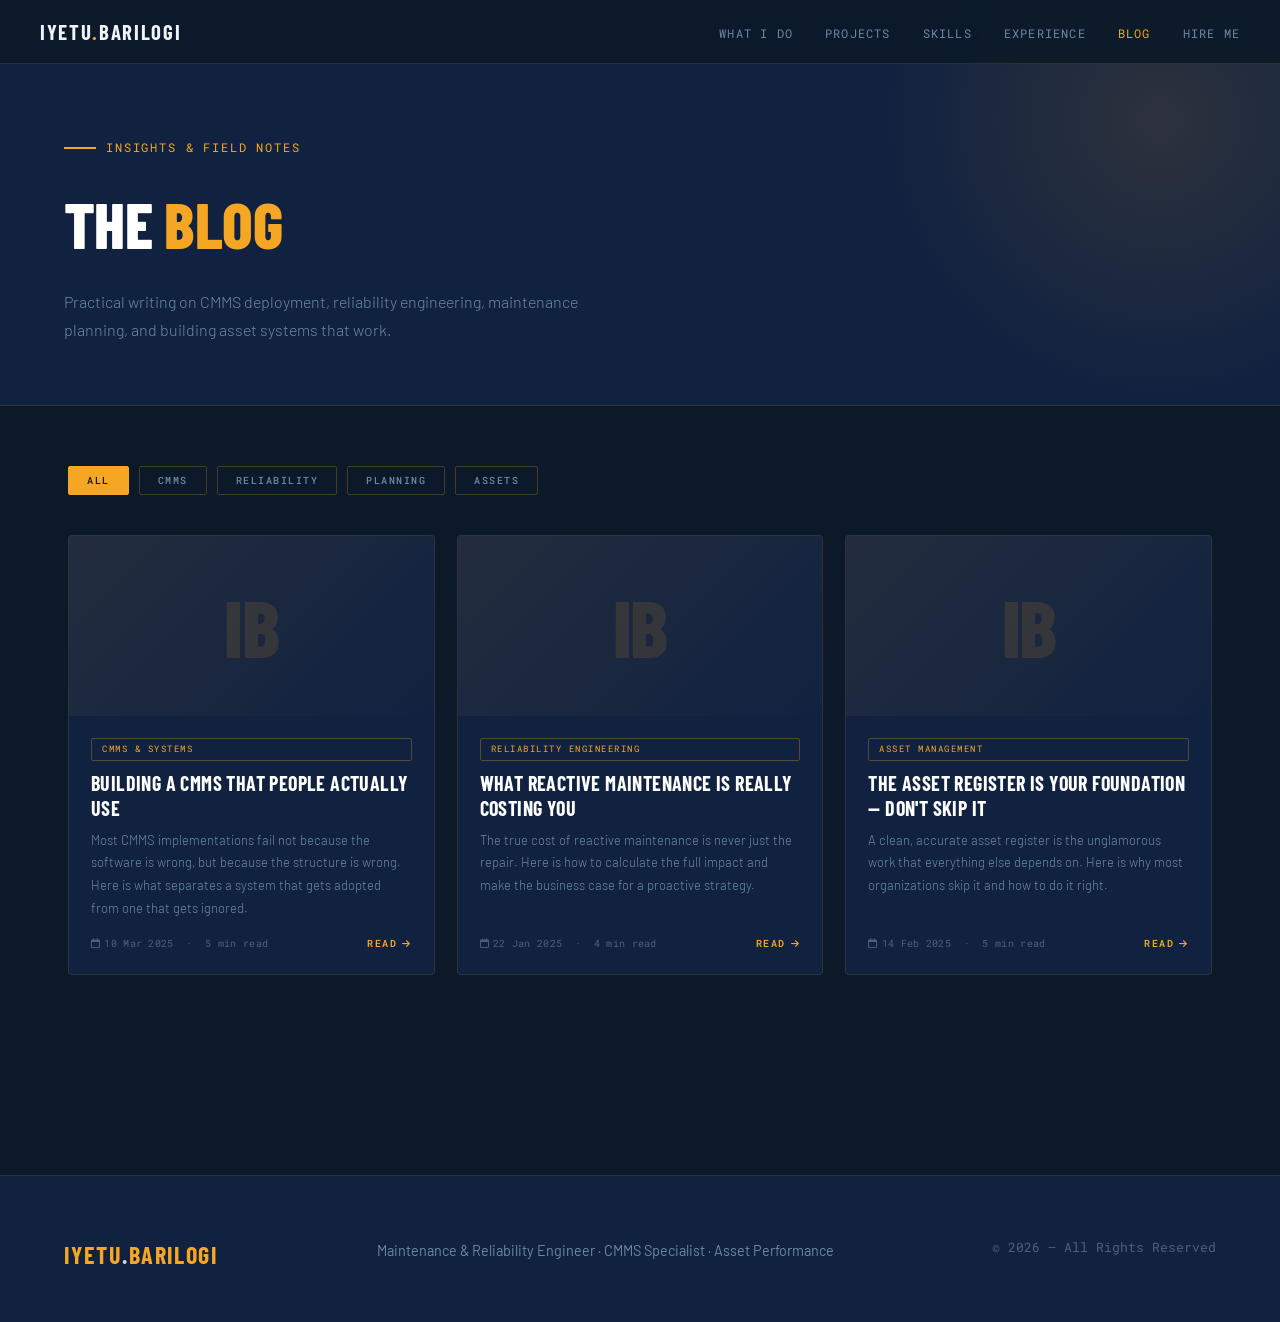
<file: blog.html>
<!DOCTYPE html>
<html lang="en">
<head>
  <meta charset="UTF-8">
  <meta name="viewport" content="width=device-width, initial-scale=1.0">
  <meta name="description" content="Blog — Barilogi Iyetu writes on CMMS, reliability engineering, and industrial maintenance.">
  <title>Blog — BARILOGI IYETU</title>
  <link rel="preconnect" href="https://fonts.googleapis.com">
  <link href="https://fonts.googleapis.com/css2?family=Barlow+Condensed:wght@400;600;700;800&family=Barlow:wght@300;400;500;600&family=Roboto+Mono:wght@400;500&display=swap" rel="stylesheet">
  <link rel="stylesheet" href="https://cdnjs.cloudflare.com/ajax/libs/font-awesome/6.5.0/css/all.min.css">
  <link rel="stylesheet" href="style.css">
  <style>
    .blog-page-header {
      padding: 130px 0 60px;
      background: var(--navy-mid);
      position: relative;
      overflow: hidden;
      border-bottom: 1px solid rgba(245,166,35,0.15);
    }
    .blog-page-header::before {
      content: '';
      position: absolute;
      right: -180px; top: -180px;
      width: 600px; height: 600px;
      border-radius: 50%;
      background: radial-gradient(circle, rgba(245,166,35,0.12) 0%, transparent 65%);
      pointer-events: none;
    }
    .blog-page-header .blog-eyebrow {
      font-family: 'Roboto Mono', monospace;
      font-size: 0.72rem; letter-spacing: 0.16em;
      text-transform: uppercase; color: var(--amber);
      display: inline-flex; align-items: center; gap: 10px;
      margin-bottom: 16px;
    }
    .blog-page-header .blog-eyebrow::before {
      content: ''; width: 32px; height: 2px; background: var(--amber);
    }
    .blog-page-header h1 {
      font-family: 'Barlow Condensed', sans-serif;
      font-size: clamp(2.4rem, 5vw, 4rem);
      font-weight: 800;
      text-transform: uppercase;
      color: var(--pure);
      letter-spacing: -0.01em;
    }
    .blog-page-header h1 span { color: var(--amber); }
    .blog-page-header p {
      color: var(--steel-light);
      max-width: 560px;
      font-size: 1rem;
      margin-top: 12px;
      font-weight: 300;
      line-height: 1.8;
    }

    /* Filter bar */
    .filter-bar {
      display: flex; gap: 10px; flex-wrap: wrap; margin-bottom: 2.5rem;
    }
    .filter-btn {
      padding: 7px 18px;
      border-radius: 2px;
      border: 1px solid rgba(245,166,35,0.25);
      background: transparent;
      font-family: 'Roboto Mono', monospace;
      font-size: 10px;
      font-weight: 500;
      letter-spacing: 1.5px;
      color: var(--steel-light);
      cursor: pointer;
      transition: var(--transition);
      text-transform: uppercase;
    }
    .filter-btn:hover, .filter-btn.active {
      background: var(--amber);
      border-color: var(--amber);
      color: var(--navy);
    }

    /* Posts grid */
    .all-posts-grid {
      display: grid;
      grid-template-columns: repeat(auto-fill, minmax(320px, 1fr));
      gap: 22px;
    }
    .post-list-card {
      background: var(--navy-mid);
      border: 1px solid rgba(245,166,35,0.12);
      border-radius: var(--card-radius);
      overflow: hidden;
      transition: var(--transition);
      display: flex; flex-direction: column;
      text-decoration: none;
    }
    .post-list-card:hover {
      transform: translateY(-4px);
      border-color: var(--amber);
      box-shadow: 0 12px 40px rgba(0,0,0,0.45);
    }
    .post-list-card-img {
      width: 100%; height: 180px;
      background: linear-gradient(135deg, rgba(245,166,35,0.08), rgba(17,34,64,0.9));
      display: flex; align-items: center; justify-content: center;
      overflow: hidden;
      position: relative;
    }
    .post-list-card-img img { width: 100%; height: 100%; object-fit: cover; }
    .post-list-card-img .img-mono {
      font-family: 'Barlow Condensed', sans-serif;
      font-size: 5rem; font-weight: 800;
      color: var(--amber); opacity: 0.12;
      letter-spacing: -0.02em;
      text-transform: uppercase;
    }
    .post-list-body { padding: 22px; flex: 1; display: flex; flex-direction: column; }
    .blog-cat-tag {
      display: inline-block;
      font-family: 'Roboto Mono', monospace;
      font-size: 9px; letter-spacing: 1.5px; text-transform: uppercase;
      color: var(--amber); border: 1px solid rgba(245,166,35,0.3);
      padding: 3px 10px; border-radius: 2px; margin-bottom: 10px;
    }
    .post-list-body h3 {
      font-family: 'Barlow Condensed', sans-serif;
      font-size: 1.25rem; font-weight: 700; line-height: 1.25;
      margin-bottom: 8px; color: var(--pure); text-transform: uppercase;
      letter-spacing: 0.02em;
    }
    .post-list-exc {
      font-size: 13px; color: var(--steel-light);
      line-height: 1.75; flex: 1; margin-bottom: 16px; font-weight: 300;
    }
    .post-list-foot {
      display: flex; align-items: center; justify-content: space-between;
    }
    .post-list-meta {
      font-family: 'Roboto Mono', monospace;
      font-size: 10px; color: var(--steel); letter-spacing: .3px;
    }
    .read-link {
      color: var(--amber); font-size: 10px; font-weight: 600;
      display: flex; align-items: center; gap: 5px;
      font-family: 'Roboto Mono', monospace; letter-spacing: 1.5px;
      text-transform: uppercase;
    }
    .no-posts {
      text-align: center; padding: 4rem 0;
      color: var(--steel); font-size: 1rem;
      grid-column: 1/-1;
    }
    .blog-main { padding: 60px 28px 100px; }
  </style>
</head>
<body>

<nav id="mainNav">
  <div class="nav-inner">
    <a class="nav-logo" href="index.html">IYETU<span>.</span>BARILOGI</a>
    <ul class="nav-links">
      <li><a href="index.html#what-i-do">What I Do</a></li>
      <li><a href="index.html#projects">Projects</a></li>
      <li><a href="index.html#skills">Skills</a></li>
      <li><a href="index.html#experience">Experience</a></li>
      <li><a href="blog.html" style="color:var(--amber)">Blog</a></li>
      <li><a href="index.html#contact">Hire Me</a></li>
    </ul>
    <button class="hamburger" onclick="toggleMenu()" aria-label="Open menu">
      <span></span><span></span><span></span>
    </button>
  </div>
</nav>
<div class="mobile-menu" id="mobileMenu">
  <a href="index.html#what-i-do" onclick="toggleMenu()">What I Do</a>
  <a href="index.html#projects" onclick="toggleMenu()">Projects</a>
  <a href="index.html#skills" onclick="toggleMenu()">Skills</a>
  <a href="index.html#experience" onclick="toggleMenu()">Experience</a>
  <a href="blog.html" onclick="toggleMenu()">Blog</a>
  <a href="index.html#contact" onclick="toggleMenu()">Hire Me</a>
</div>

<header class="blog-page-header">
  <div class="container">
    <div class="blog-eyebrow">Insights &amp; Field Notes</div>
    <h1>The <span>Blog</span></h1>
    <p>Practical writing on CMMS deployment, reliability engineering, maintenance planning, and building asset systems that work.</p>
  </div>
</header>

<main class="container blog-main">
  <div class="filter-bar" id="filter-bar">
    <button class="filter-btn active" data-cat="all" onclick="filterPosts('all',this)">All</button>
    <button class="filter-btn" data-cat="CMMS & Systems" onclick="filterPosts('CMMS & Systems',this)">CMMS</button>
    <button class="filter-btn" data-cat="Reliability Engineering" onclick="filterPosts('Reliability Engineering',this)">Reliability</button>
    <button class="filter-btn" data-cat="Maintenance Planning" onclick="filterPosts('Maintenance Planning',this)">Planning</button>
    <button class="filter-btn" data-cat="Asset Management" onclick="filterPosts('Asset Management',this)">Assets</button>
  </div>

  <div id="posts-grid" class="all-posts-grid">
    <div style="text-align:center;padding:3rem;color:var(--steel);grid-column:1/-1">
      <i class="fas fa-spinner fa-spin" style="font-size:2rem;color:var(--amber)"></i>
    </div>
  </div>
</main>

<footer>
  <div class="footer-inner">
    <div class="footer-name">IYETU<span>.</span>BARILOGI</div>
    <div class="footer-tag">Maintenance &amp; Reliability Engineer · CMMS Specialist · Asset Performance</div>
    <div class="footer-year">© 2026 — All Rights Reserved</div>
  </div>
</footer>

<script>
  function toggleMenu() {
    document.getElementById('mobileMenu').classList.toggle('open');
    document.querySelector('.hamburger').classList.toggle('open');
  }

  let allPosts = [];

  async function loadPosts() {
    try {
      const res = await fetch('posts.json');
      if (!res.ok) throw new Error();
      allPosts = await res.json();
      renderPosts(allPosts);
    } catch {
      document.getElementById('posts-grid').innerHTML = '<p class="no-posts">No posts available yet. Check back soon.</p>';
    }
  }

  function renderPosts(posts) {
    const grid = document.getElementById('posts-grid');
    if (!posts.length) {
      grid.innerHTML = '<p class="no-posts">No posts in this category yet.</p>';
      return;
    }
    grid.innerHTML = posts.map(p => {
      const date = new Date(p.date).toLocaleDateString('en-GB', { day: 'numeric', month: 'short', year: 'numeric' });
      return `<a href="post.html?slug=${p.slug}" class="post-list-card">
        <div class="post-list-card-img">
          ${p.coverImage ? `<img src="${p.coverImage}" alt="${p.title}" />` : `<div class="img-mono">IB</div>`}
        </div>
        <div class="post-list-body">
          <span class="blog-cat-tag">${p.category}</span>
          <h3>${p.title}</h3>
          <p class="post-list-exc">${p.excerpt}</p>
          <div class="post-list-foot">
            <span class="post-list-meta"><i class="far fa-calendar" style="margin-right:4px"></i>${date} &nbsp;·&nbsp; ${p.readTime}</span>
            <span class="read-link">Read <i class="fas fa-arrow-right" style="font-size:9px"></i></span>
          </div>
        </div>
      </a>`;
    }).join('');
  }

  function filterPosts(cat, btn) {
    document.querySelectorAll('.filter-btn').forEach(b => b.classList.remove('active'));
    btn.classList.add('active');
    if (cat === 'all') { renderPosts(allPosts); return; }
    renderPosts(allPosts.filter(p => p.category === cat));
  }

  loadPosts();
</script>
</body>
</html>
</file>
<file: style.css>
/* ===== RESET & BASE ===== */
*, *::before, *::after { box-sizing: border-box; margin: 0; padding: 0; }
html { scroll-behavior: smooth; font-size: 16px; }

/* ===== DESIGN TOKENS ===== */
:root {
  --navy:       #0b1929;
  --navy-mid:   #112240;
  --navy-light: #1a3557;
  --steel:      #4a6080;
  --steel-light:#6b88a8;
  --smoke:      #c8d6e5;
  --white:      #f0f4f8;
  --pure:       #ffffff;
  --amber:      #f5a623;
  --amber-deep: #e08c0a;
  --success:    #27ae60;
  --warn:       #e74c3c;
  --blue:       #3b82f6;
  --max-w: 1200px;
  --section-pad: 100px 0;
  --card-radius: 4px;
  --transition: 0.3s cubic-bezier(0.4, 0, 0.2, 1);
}

body {
  font-family: 'Barlow', sans-serif;
  background: var(--navy);
  color: var(--smoke);
  line-height: 1.6;
  overflow-x: hidden;
}
.container { max-width: var(--max-w); margin: 0 auto; padding: 0 24px; }

/* ===== ANIMATIONS ===== */
.reveal {
  opacity: 0; transform: translateY(28px);
  transition: opacity 0.7s ease, transform 0.7s ease;
}
.reveal.visible { opacity: 1; transform: translateY(0); }
.reveal-delay-1 { transition-delay: 0.1s; }
.reveal-delay-2 { transition-delay: 0.2s; }
.reveal-delay-3 { transition-delay: 0.3s; }
.reveal-delay-4 { transition-delay: 0.4s; }

/* ===== NAV ===== */
nav {
  position: fixed; top: 0; left: 0; right: 0; z-index: 1000;
  padding: 0 24px; height: 64px; display: flex; align-items: center;
  background: rgba(11, 25, 41, 0.92);
  backdrop-filter: blur(12px);
  border-bottom: 1px solid rgba(245, 166, 35, 0.15);
  transition: background var(--transition);
}
.nav-inner {
  max-width: var(--max-w); margin: 0 auto; width: 100%;
  display: flex; align-items: center; justify-content: space-between;
}
.nav-logo {
  font-family: 'Barlow Condensed', sans-serif;
  font-size: 1.3rem; font-weight: 700; letter-spacing: 0.08em;
  color: var(--white); text-decoration: none;
}
.nav-logo span { color: var(--amber); }
.nav-links { display: flex; gap: 32px; list-style: none; }
.nav-links a {
  font-family: 'Roboto Mono', monospace; font-size: 0.75rem; letter-spacing: 0.1em;
  text-transform: uppercase; color: var(--steel-light);
  text-decoration: none; transition: color var(--transition);
}
.nav-links a:hover { color: var(--amber); }
.hamburger { display: none; flex-direction: column; gap: 5px; cursor: pointer; background: none; border: none; padding: 4px; }
.hamburger span { width: 24px; height: 2px; background: var(--smoke); display: block; }
.mobile-menu {
  display: none; position: fixed; top: 64px; left: 0; right: 0;
  background: rgba(11,25,41,0.98); padding: 24px;
  border-bottom: 2px solid var(--amber); z-index: 999;
  flex-direction: column; gap: 20px;
}
.mobile-menu.open { display: flex; }
.mobile-menu a {
  font-family: 'Roboto Mono', monospace; font-size: 0.8rem; letter-spacing: 0.1em;
  text-transform: uppercase; color: var(--smoke); text-decoration: none;
  padding: 8px 0; border-bottom: 1px solid rgba(200,214,229,0.08);
}

/* ===== HERO ===== */
#hero {
  min-height: 100vh; display: flex; align-items: center;
  position: relative; overflow: hidden; padding-top: 64px;
}
.hero-bg {
  position: absolute; inset: 0; z-index: 0;
  background: linear-gradient(135deg, rgba(11,25,41,0.98) 0%, rgba(17,34,64,0.94) 50%, rgba(26,53,87,0.88) 100%);
}
.hero-bg::before {
  content: ''; position: absolute; inset: 0;
  background-image:
    linear-gradient(rgba(245,166,35,0.04) 1px, transparent 1px),
    linear-gradient(90deg, rgba(245,166,35,0.04) 1px, transparent 1px);
  background-size: 60px 60px;
}
.hero-bg::after {
  content: ''; position: absolute; inset: 0;
  background: radial-gradient(ellipse at 70% 50%, rgba(245,166,35,0.06) 0%, transparent 70%);
}
.hero-stripe {
  position: absolute; top: 0; right: 60px; bottom: 0; width: 3px;
  background: linear-gradient(to bottom, transparent, var(--amber), transparent);
  opacity: 0.5; z-index: 1;
}
.hero-grid {
  position: relative; z-index: 2;
  display: grid; grid-template-columns: 1fr 1fr; gap: 60px; align-items: center;
}
/*.hero-text { }*/
.hero-image {
  display: flex; justify-content: center; align-items: center;
  height: 70%; background: rgba(245,166,35,0.1); border-radius: 20px;
  width: 75%; margin: auto;
  border: 2px;
  position: relative;
}
/*.hero-image::before {
  content: 'Image Placeholder'; color: var(--amber); font-size: 1.2rem; font-weight: 600;
}*/

/* ===== HERO CORNER BADGES ===== */
.photo-badge-a {
  position: absolute; bottom: -20px; left: -20px;
  background: var(--amber); color: var(--navy);
  border-radius: var(--card-radius); padding: 13px 18px;
  font-family: 'Barlow Condensed', sans-serif; font-size: 12px; font-weight: 700;
  text-align: center; line-height: 1.4;
  box-shadow: 0 8px 24px rgba(245,166,35,0.35);
  text-transform: uppercase; letter-spacing: 0.04em;
  z-index: 2;
}
.photo-badge-a .big {
  font-size: 1.5rem; display: block; line-height: 1;
}
.photo-badge-b {
  position: absolute; top: -18px; right: -18px;
  background: var(--navy-mid); border: 1px solid rgba(245,166,35,0.35);
  border-radius: var(--card-radius); padding: 12px 16px;
  font-size: 11px; font-weight: 500; color: var(--smoke);
  box-shadow: 0 4px 16px rgba(0,0,0,0.3);
  text-align: center; line-height: 1.5;
  z-index: 2;
}
.photo-badge-b span {
  color: var(--amber); font-family: 'Barlow Condensed', sans-serif;
  font-size: 1.3rem; font-weight: 700; display: block;
}
.hero-tag {
  display: inline-flex; align-items: center; gap: 10px;
  font-family: 'Roboto Mono', monospace; font-size: 0.72rem; letter-spacing: 0.16em;
  text-transform: uppercase; color: var(--amber); margin-bottom: 24px;
}
.hero-tag::before { content: ''; width: 32px; height: 2px; background: var(--amber); }
.hero-name {
  font-family: 'Barlow Condensed', sans-serif;
  font-size: clamp(3.5rem, 8vw, 7rem); font-weight: 800;
  line-height: 0.9; letter-spacing: -0.01em;
  color: var(--pure); margin-bottom: 16px; text-transform: uppercase;
}
.hero-name em { color: var(--amber); font-style: normal; }
.hero-headline {
  font-family: 'Barlow Condensed', sans-serif;
  font-size: clamp(1.1rem, 2.4vw, 1.6rem); font-weight: 600;
  letter-spacing: 0.04em; text-transform: uppercase;
  color: var(--smoke); margin-bottom: 20px; line-height: 1.3;
}
.hero-sub {
  font-size: 1.05rem; font-weight: 300; color: var(--steel-light);
  max-width: 560px; margin-bottom: 44px; line-height: 1.75;
  border-left: 3px solid var(--amber); padding-left: 20px;
}
.hero-ctas { display: flex; gap: 16px; flex-wrap: wrap; margin-bottom: 60px; }
.btn {
  display: inline-flex; align-items: center; gap: 8px;
  font-family: 'Roboto Mono', monospace; font-size: 0.78rem; letter-spacing: 0.12em;
  text-transform: uppercase; font-weight: 500;
  padding: 14px 28px; text-decoration: none;
  transition: all var(--transition); cursor: pointer; border: none;
  clip-path: polygon(0 0, calc(100% - 10px) 0, 100% 10px, 100% 100%, 0 100%);
}
.btn-primary { background: var(--amber); color: var(--navy); }
.btn-primary:hover { background: var(--amber-deep); transform: translateY(-2px); box-shadow: 0 8px 24px rgba(245,166,35,0.35); }
.btn-outline { background: transparent; color: var(--smoke); border: 1px solid rgba(200,214,229,0.35); }
.btn-outline:hover { border-color: var(--amber); color: var(--amber); transform: translateY(-2px); }
.hero-stats {
  display: flex; gap: 40px; flex-wrap: wrap;
  padding-top: 40px; border-top: 1px solid rgba(200,214,229,0.12);
}
.hero-stat-num {
  font-family: 'Barlow Condensed', sans-serif;
  font-size: 2.2rem; font-weight: 700; color: var(--amber); line-height: 1;
}
.hero-stat-label { font-size: 0.78rem; color: var(--steel-light); margin-top: 4px; }

/* ===== SECTION LABELS ===== */
.section-label {
  font-family: 'Roboto Mono', monospace; font-size: 0.7rem; letter-spacing: 0.2em;
  text-transform: uppercase; color: var(--amber);
  display: flex; align-items: center; gap: 12px; margin-bottom: 16px;
}
.section-label::after { content: ''; width: 50px; height: 1px; background: var(--amber); opacity: 0.6; }
.section-title {
  font-family: 'Barlow Condensed', sans-serif;
  font-size: clamp(2rem, 4vw, 3rem); font-weight: 700;
  text-transform: uppercase; letter-spacing: 0.02em;
  color: var(--white); line-height: 1.1;
}
.section-title span { color: var(--amber); }

/* ===== WHAT I DO ===== */
#what-i-do { padding: var(--section-pad); }
.wid-grid {
  display: grid; grid-template-columns: 1fr 1fr; gap: 0;
  margin-top: 60px; border: 1px solid rgba(200,214,229,0.1);
}
.wid-item {
  padding: 40px 36px;
  border-bottom: 1px solid rgba(200,214,229,0.1);
  border-right: 1px solid rgba(200,214,229,0.1);
  position: relative; overflow: hidden;
  transition: background var(--transition);
}
.wid-item:nth-child(even) { border-right: none; }
.wid-item:nth-last-child(-n+2) { border-bottom: none; }
.wid-item:hover { background: rgba(245,166,35,0.04); }
.wid-item::before {
  content: ''; position: absolute; top: 0; left: 0;
  width: 3px; height: 0; background: var(--amber);
  transition: height var(--transition);
}
.wid-item:hover::before { height: 100%; }
.wid-num { font-family: 'Roboto Mono', monospace; font-size: 0.68rem; color: var(--amber); letter-spacing: 0.12em; margin-bottom: 16px; }
.wid-title {
  font-family: 'Barlow Condensed', sans-serif; font-size: 1.35rem; font-weight: 700;
  text-transform: uppercase; color: var(--white); margin-bottom: 12px; letter-spacing: 0.04em;
}
.wid-body { font-size: 0.92rem; color: var(--steel-light); line-height: 1.7; }

/* ===== METRICS ===== */
#metrics {
  background: var(--navy-mid); padding: 60px 0;
  border-top: 1px solid rgba(245,166,35,0.15);
  border-bottom: 1px solid rgba(245,166,35,0.15);
}
.metrics-grid { display: grid; grid-template-columns: repeat(4, 1fr); }
.metric-item {
  padding: 32px 24px; text-align: center;
  border-right: 1px solid rgba(200,214,229,0.1);
}
.metric-item:last-child { border-right: none; }
.metric-val {
  font-family: 'Barlow Condensed', sans-serif;
  font-size: 3rem; font-weight: 800; color: var(--amber);
  line-height: 1; display: block; margin-bottom: 8px;
}
.metric-label { font-size: 0.85rem; font-weight: 500; color: var(--smoke); display: block; letter-spacing: 0.03em; }
.metric-sub { font-size: 0.72rem; color: var(--steel); margin-top: 4px; display: block; }

/* ===== PROJECTS ===== */
#projects { padding: var(--section-pad); }
.projects-grid { display: grid; gap: 32px; margin-top: 60px; }
.project-card {
  background: var(--navy-mid);
  border: 1px solid rgba(200,214,229,0.1);
  border-radius: var(--card-radius); overflow: hidden;
  transition: transform var(--transition), border-color var(--transition);
}
.project-card:hover { transform: translateY(-4px); border-color: rgba(245,166,35,0.35); }
.project-header {
  padding: 28px 32px 20px;
  border-bottom: 1px solid rgba(200,214,229,0.08);
  display: flex; align-items: flex-start; justify-content: space-between; gap: 16px;
}
.project-tag {
  font-family: 'Roboto Mono', monospace; font-size: 0.65rem; letter-spacing: 0.14em;
  text-transform: uppercase; padding: 4px 10px;
  background: rgba(245,166,35,0.12); color: var(--amber);
  border: 1px solid rgba(245,166,35,0.3); flex-shrink: 0;
  align-self: flex-start;
}
.project-title {
  font-family: 'Barlow Condensed', sans-serif;
  font-size: 1.55rem; font-weight: 700; text-transform: uppercase;
  color: var(--white); letter-spacing: 0.03em;
}
.project-body { padding: 28px 32px; display: grid; grid-template-columns: 1fr 1fr 1fr; gap: 24px; }
.pab-label {
  font-family: 'Roboto Mono', monospace; font-size: 0.63rem; letter-spacing: 0.18em;
  text-transform: uppercase; color: var(--amber); margin-bottom: 10px;
  display: flex; align-items: center; gap: 6px;
}
.pab-label::before { content: '▸'; }
.pab-text { font-size: 0.88rem; color: var(--smoke); line-height: 1.65; }
.before-after {
  grid-column: 1 / -1;
  display: grid; grid-template-columns: 1fr 1fr; gap: 16px;
  background: rgba(11,25,41,0.5); padding: 20px;
  border-left: 3px solid var(--amber); border-radius: 2px;
}
.ba-label {
  font-family: 'Roboto Mono', monospace; font-size: 0.63rem; letter-spacing: 0.15em;
  text-transform: uppercase; margin-bottom: 12px;
}
.ba-label.before { color: var(--warn); }
.ba-label.after { color: var(--success); }
.ba-item {
  display: flex; align-items: flex-start; gap: 8px;
  font-size: 0.83rem; color: var(--smoke); margin-bottom: 6px; line-height: 1.5;
}
.project-results {
  padding: 20px 32px 28px;
  border-top: 1px solid rgba(200,214,229,0.06);
  display: flex; gap: 20px; flex-wrap: wrap;
}
.result-chip { display: flex; align-items: center; gap: 8px; font-size: 0.82rem; color: var(--smoke); }
.result-chip::before { content: '✓'; color: var(--success); font-weight: 700; }

/* ===== DASHBOARD ===== */
#dashboard { padding: var(--section-pad); background: var(--navy-mid); }
.dash-topbar {
  background: #0a1826; padding: 12px 20px;
  display: flex; align-items: center; justify-content: space-between;
  border-bottom: 2px solid var(--amber); border-radius: 4px 4px 0 0;
}
.dash-title-bar { font-family: 'Roboto Mono', monospace; font-size: 0.72rem; letter-spacing: 0.1em; text-transform: uppercase; color: var(--smoke); }
.dash-live { display: flex; align-items: center; gap: 6px; font-family: 'Roboto Mono', monospace; font-size: 0.65rem; color: var(--success); }
.dash-live::before { content: '●'; animation: blink 2s infinite; }
@keyframes blink { 0%,100%{opacity:1} 50%{opacity:0.3} }
.dash-body {
  background: #0a1826; padding: 24px;
  border: 1px solid rgba(200,214,229,0.08); border-top: none; border-radius: 0 0 4px 4px;
}
.dash-kpis { display: grid; grid-template-columns: repeat(4, 1fr); gap: 16px; margin-bottom: 20px; }
.kpi-card {
  background: var(--navy); padding: 16px 18px;
  border-radius: 2px; border-left: 3px solid;
}
.kpi-card.amber { border-color: var(--amber); }
.kpi-card.blue  { border-color: var(--blue); }
.kpi-card.green { border-color: var(--success); }
.kpi-card.red   { border-color: var(--warn); }
.kpi-label { font-family: 'Roboto Mono', monospace; font-size: 0.6rem; letter-spacing: 0.1em; text-transform: uppercase; color: var(--steel-light); margin-bottom: 8px; }
.kpi-val { font-family: 'Barlow Condensed', sans-serif; font-size: 2rem; font-weight: 700; color: var(--white); line-height: 1; }
.kpi-trend { font-size: 0.7rem; margin-top: 4px; }
.trend-up { color: var(--success); }
.trend-dn { color: var(--warn); }
.dash-charts { display: grid; grid-template-columns: 1.4fr 1fr; gap: 16px; margin-bottom: 20px; }
.dash-chart-card {
  background: var(--navy); padding: 18px;
  border: 1px solid rgba(200,214,229,0.07); border-radius: 2px;
}
.dcc-title { font-family: 'Roboto Mono', monospace; font-size: 0.63rem; letter-spacing: 0.1em; text-transform: uppercase; color: var(--steel-light); margin-bottom: 16px; }
/* Bar chart */
.chart-legend { display: flex; gap: 14px; margin-bottom: 10px; }
.legend-swatch { width: 10px; height: 10px; border-radius: 1px; display: inline-block; }
.chart-legend span { font-family: 'Roboto Mono', monospace; font-size: 0.6rem; color: var(--steel-light); display: flex; align-items: center; gap: 5px; }
.bar-chart { display: flex; align-items: flex-end; gap: 10px; height: 100px; }
.bar-group { flex: 1; display: flex; flex-direction: column; align-items: center; gap: 4px; height: 100%; justify-content: flex-end; }
.bar-pair { display: flex; gap: 3px; align-items: flex-end; width: 100%; }
.bar { flex: 1; border-radius: 2px 2px 0 0; }
.bar.pm { background: var(--amber); }
.bar.cm { background: rgba(231,76,60,0.75); }
.bar-label { font-size: 0.58rem; color: var(--steel); }
/* Donut */
.donut-wrap { display: flex; align-items: center; gap: 20px; }
.donut-legend { display: flex; flex-direction: column; gap: 10px; flex: 1; }
.legend-row { display: flex; align-items: center; gap: 8px; font-size: 0.78rem; color: var(--smoke); }
.legend-dot { width: 10px; height: 10px; border-radius: 50%; flex-shrink: 0; }
.legend-pct { font-family: 'Roboto Mono', monospace; font-size: 0.7rem; color: var(--amber); margin-left: auto; }
.donut-legend { display: flex; flex-direction: column; gap: 10px; flex: 1; }
.legend-row { display: flex; align-items: center; gap: 8px; font-size: 0.78rem; color: var(--smoke); }
.legend-dot { width: 10px; height: 10px; border-radius: 50%; flex-shrink: 0; }
.legend-pct { font-family: 'Roboto Mono', monospace; font-size: 0.7rem; color: var(--amber); margin-left: auto; }
/* Table */
.dash-table { width: 100%; border-collapse: collapse; }
.dash-table th {
  font-family: 'Roboto Mono', monospace; font-size: 0.58rem; letter-spacing: 0.1em;
  text-transform: uppercase; color: var(--steel); text-align: left;
  padding: 8px 12px; border-bottom: 1px solid rgba(200,214,229,0.1);
}
.dash-table td { font-size: 0.82rem; color: var(--smoke); padding: 10px 12px; border-bottom: 1px solid rgba(200,214,229,0.05); }
.dash-table tr:hover td { background: rgba(245,166,35,0.04); }
.sev { width: 8px; height: 8px; border-radius: 50%; display: inline-block; margin-right: 6px; }
.sev.h { background: var(--warn); }
.sev.m { background: var(--amber); }
.sev.l { background: var(--success); }
/* Trend */
.trend-row { display: flex; align-items: flex-end; gap: 6px; height: 64px; margin-top: 8px; }
.t-bar { flex: 1; border-radius: 2px 2px 0 0; background: var(--amber); opacity: 0.6; transition: opacity 0.2s; }
.t-bar:hover { opacity: 1; }
.trend-months { display: flex; gap: 6px; margin-top: 5px; }
.trend-months span { flex: 1; text-align: center; font-size: 0.58rem; color: var(--steel); }

/* ===== SKILLS ===== */
#skills { padding: var(--section-pad); }
.skills-grid { display: grid; grid-template-columns: repeat(3, 1fr); gap: 2px; margin-top: 60px; }
.skill-cat {
  background: var(--navy-mid); padding: 36px 30px;
  border: 1px solid rgba(200,214,229,0.08);
  transition: border-color var(--transition);
}
.skill-cat:hover { border-color: rgba(245,166,35,0.25); }
.skill-cat-icon { font-size: 1.8rem; margin-bottom: 16px; display: block; }
.skill-cat-title {
  font-family: 'Barlow Condensed', sans-serif; font-size: 1.1rem; font-weight: 700;
  text-transform: uppercase; letter-spacing: 0.06em; color: var(--white);
  margin-bottom: 20px; padding-bottom: 12px;
  border-bottom: 1px solid rgba(245,166,35,0.2);
}
.skill-list { list-style: none; }
.skill-list li {
  display: flex; align-items: center; justify-content: space-between;
  padding: 8px 0; border-bottom: 1px solid rgba(200,214,229,0.05);
  font-size: 0.87rem; color: var(--smoke);
}
.skill-list li:last-child { border-bottom: none; }
.sbar-wrap { width: 80px; height: 3px; background: rgba(200,214,229,0.1); border-radius: 2px; flex-shrink: 0; }
.sbar { height: 100%; background: var(--amber); border-radius: 2px; }

/* ===== EXPERIENCE ===== */
#experience { padding: var(--section-pad); background: var(--navy-mid); }
.exp-timeline { margin-top: 60px; position: relative; padding-left: 40px; }
.exp-timeline::before {
  content: ''; position: absolute; left: 0; top: 0; bottom: 0;
  width: 2px; background: linear-gradient(to bottom, var(--amber), transparent);
}
.exp-item { margin-bottom: 48px; position: relative; }
.exp-item::before {
  content: ''; position: absolute; left: -45px; top: 6px;
  width: 12px; height: 12px; border-radius: 50%;
  background: var(--amber); border: 2px solid var(--navy-mid);
}
.exp-period { font-family: 'Roboto Mono', monospace; font-size: 0.67rem; letter-spacing: 0.12em; color: var(--amber); margin-bottom: 6px; text-transform: uppercase; }
.exp-role { font-family: 'Barlow Condensed', sans-serif; font-size: 1.5rem; font-weight: 700; text-transform: uppercase; color: var(--white); letter-spacing: 0.03em; margin-bottom: 4px; }
.exp-company { font-size: 0.88rem; color: var(--steel-light); margin-bottom: 16px; }
.exp-bullets { list-style: none; }
.exp-bullets li { font-size: 0.87rem; color: var(--smoke); padding: 5px 0; display: flex; gap: 10px; line-height: 1.55; }
.exp-bullets li::before { content: '→'; color: var(--amber); flex-shrink: 0; margin-top: 1px; }
.exp-tags { display: flex; flex-wrap: wrap; gap: 8px; margin-top: 16px; }
.exp-tag { font-family: 'Roboto Mono', monospace; font-size: 0.6rem; letter-spacing: 0.08em; padding: 3px 10px; border: 1px solid rgba(245,166,35,0.3); color: var(--amber); text-transform: uppercase; }

/* ===== INSIGHTS ===== */
#insights { padding: var(--section-pad); }
.insight-card {
  margin-top: 60px; background: var(--navy-mid);
  border: 1px solid rgba(200,214,229,0.1);
  padding: 64px; position: relative; overflow: hidden;
}
.insight-card::before {
  content: '"'; position: absolute; top: -40px; left: 32px;
  font-family: 'Barlow Condensed', sans-serif; font-size: 22rem; font-weight: 800;
  color: rgba(245,166,35,0.04); line-height: 1; pointer-events: none;
}
.insight-quote {
  font-family: 'Barlow Condensed', sans-serif;
  font-size: clamp(1.6rem, 3vw, 2.4rem); font-weight: 700;
  text-transform: uppercase; letter-spacing: 0.02em;
  color: var(--white); line-height: 1.2; margin-bottom: 24px; position: relative; z-index: 1;
}
.insight-quote em { color: var(--amber); font-style: normal; }
.insight-body { font-size: 0.97rem; color: var(--steel-light); max-width: 620px; line-height: 1.8; position: relative; z-index: 1; }
.insight-author { display: flex; align-items: center; gap: 16px; margin-top: 32px; position: relative; z-index: 1; }
.author-line { width: 40px; height: 2px; background: var(--amber); }
.author-name { font-family: 'Roboto Mono', monospace; font-size: 0.7rem; letter-spacing: 0.12em; color: var(--amber); text-transform: uppercase; }

/* ===== CONTACT ===== */
#contact { padding: var(--section-pad); background: var(--navy-mid); border-top: 1px solid rgba(245,166,35,0.1); }
.contact-grid { display: grid; grid-template-columns: 1fr 1fr; gap: 80px; margin-top: 60px; align-items: start; }
.contact-headline { font-family: 'Barlow Condensed', sans-serif; font-size: clamp(1.8rem, 3vw, 2.8rem); font-weight: 700; text-transform: uppercase; color: var(--white); line-height: 1.15; margin-bottom: 20px; }
.contact-headline span { color: var(--amber); }
.contact-sub { font-size: 0.94rem; color: var(--steel-light); line-height: 1.75; margin-bottom: 32px; }
.contact-links { display: flex; flex-direction: column; gap: 14px; }
.contact-link {
  display: flex; align-items: center; gap: 14px;
  text-decoration: none; color: var(--smoke); font-size: 0.9rem;
  padding: 14px 20px; background: rgba(11,25,41,0.5);
  border: 1px solid rgba(200,214,229,0.1);
  transition: border-color var(--transition), color var(--transition);
}
.contact-link:hover { border-color: var(--amber); color: var(--amber); }
.c-icon { font-size: 1rem; width: 20px; text-align: center; }
.contact-form { display: flex; flex-direction: column; gap: 16px; }
.form-field { display: flex; flex-direction: column; gap: 6px; }
.form-field label { font-family: 'Roboto Mono', monospace; font-size: 0.6rem; letter-spacing: 0.12em; text-transform: uppercase; color: var(--steel-light); }
.form-field input, .form-field textarea, .form-field select {
  background: rgba(11,25,41,0.7); border: 1px solid rgba(200,214,229,0.15);
  color: var(--smoke); padding: 12px 16px;
  font-family: 'Barlow', sans-serif; font-size: 0.9rem;
  outline: none; transition: border-color var(--transition); resize: vertical;
}
.form-field input:focus, .form-field textarea:focus, .form-field select:focus { border-color: var(--amber); }
.form-submit {
  background: var(--amber); color: var(--navy);
  font-family: 'Roboto Mono', monospace; font-size: 0.78rem; letter-spacing: 0.12em;
  text-transform: uppercase; font-weight: 600;
  padding: 14px 28px; border: none; cursor: pointer;
  transition: all var(--transition); align-self: flex-start;
  clip-path: polygon(0 0, calc(100% - 10px) 0, 100% 10px, 100% 100%, 0 100%);
}
.form-submit:hover { background: var(--amber-deep); transform: translateY(-2px); }

/* ===== FOOTER ===== */
footer { background: #070f1a; border-top: 1px solid rgba(245,166,35,0.1); padding: 32px 24px; }
.footer-inner { max-width: var(--max-w); margin: 0 auto; display: flex; align-items: center; justify-content: space-between; flex-wrap: wrap; gap: 16px; }
.footer-name { font-family: 'Barlow Condensed', sans-serif; font-size: 1rem; font-weight: 700; color: var(--white); letter-spacing: 0.06em; text-transform: uppercase; }
.footer-name span { color: var(--amber); }
.footer-tag { font-size: 0.78rem; color: var(--steel); }
.footer-year { font-family: 'Roboto Mono', monospace; font-size: 0.65rem; color: var(--steel); }

/* ===== RESPONSIVE ===== */
@media (max-width: 960px) {
  .nav-links { display: none; }
  .hamburger { display: flex; }
  .wid-grid { grid-template-columns: 1fr; }
  .wid-item:nth-child(even) { border-right: 1px solid rgba(200,214,229,0.1); }
  .metrics-grid { grid-template-columns: repeat(2, 1fr); }
  .metric-item:nth-child(2) { border-right: none; }
  .project-body { grid-template-columns: 1fr; }
  .before-after { grid-template-columns: 1fr; }
  .dash-kpis { grid-template-columns: repeat(2, 1fr); }
  .dash-charts { grid-template-columns: 1fr; }
  .skills-grid { grid-template-columns: 1fr; }
  .contact-grid { grid-template-columns: 1fr; gap: 40px; }
  .insight-card { padding: 40px 28px; }
  .hero-grid { grid-template-columns: 1fr; gap: 40px; }
}
@media (max-width: 600px) {
  .hero-stats { gap: 24px; }
  .hero-ctas { flex-direction: column; align-items: flex-start; }
  .project-results { flex-direction: column; }
  .dash-kpis { grid-template-columns: 1fr 1fr; }
}

/* ===== FOOTER ===== */
footer {
  background: var(--navy-mid);
  padding: 60px 0 40px;
  margin-top: 100px;
}
.footer-inner {
  max-width: var(--max-w);
  margin: 0 auto;
  padding: 0 24px;
}
.footer-name {
  font-family: 'Barlow Condensed', sans-serif;
  font-size: 1.5rem;
  font-weight: 700;
  color: var(--amber);
  margin-bottom: 8px;
}
.footer-name span { color: var(--smoke); }
.footer-tag {
  color: var(--steel-light);
  font-size: 0.9rem;
  margin-bottom: 16px;
}
.footer-year {
  color: var(--steel);
  font-size: 0.8rem;
  margin-bottom: 24px;
}
.newsletter-signup h4 {
  color: var(--white);
  font-size: 1.1rem;
  margin-bottom: 8px;
}
.newsletter-signup p {
  color: var(--steel-light);
  font-size: 0.9rem;
  margin-bottom: 16px;
  line-height: 1.5;
}
.newsletter-form {
  display: flex;
  gap: 12px;
  margin-bottom: 12px;
}
.newsletter-form input {
  flex: 1;
  padding: 12px 16px;
  border: 1px solid var(--steel);
  border-radius: var(--card-radius);
  background: var(--navy-light);
  color: var(--white);
  font-size: 0.9rem;
}
.newsletter-form input:focus {
  outline: none;
  border-color: var(--amber);
}
.newsletter-form button {
  padding: 12px 20px;
  background: var(--amber);
  color: var(--navy);
  border: none;
  border-radius: var(--card-radius);
  font-weight: 600;
  cursor: pointer;
  transition: var(--transition);
}
.newsletter-form button:hover {
  background: var(--amber-deep);
}
#subscribeMessage {
  font-size: 0.8rem;
  min-height: 1.2em;
}

@media (max-width: 768px) {
  .newsletter-form {
    flex-direction: column;
  }
  .newsletter-form button {
    align-self: flex-start;
  }
}</content>
<parameter name="filePath">c:\Users\raymo\Downloads\Pius portfolio site\style.css
</file>
